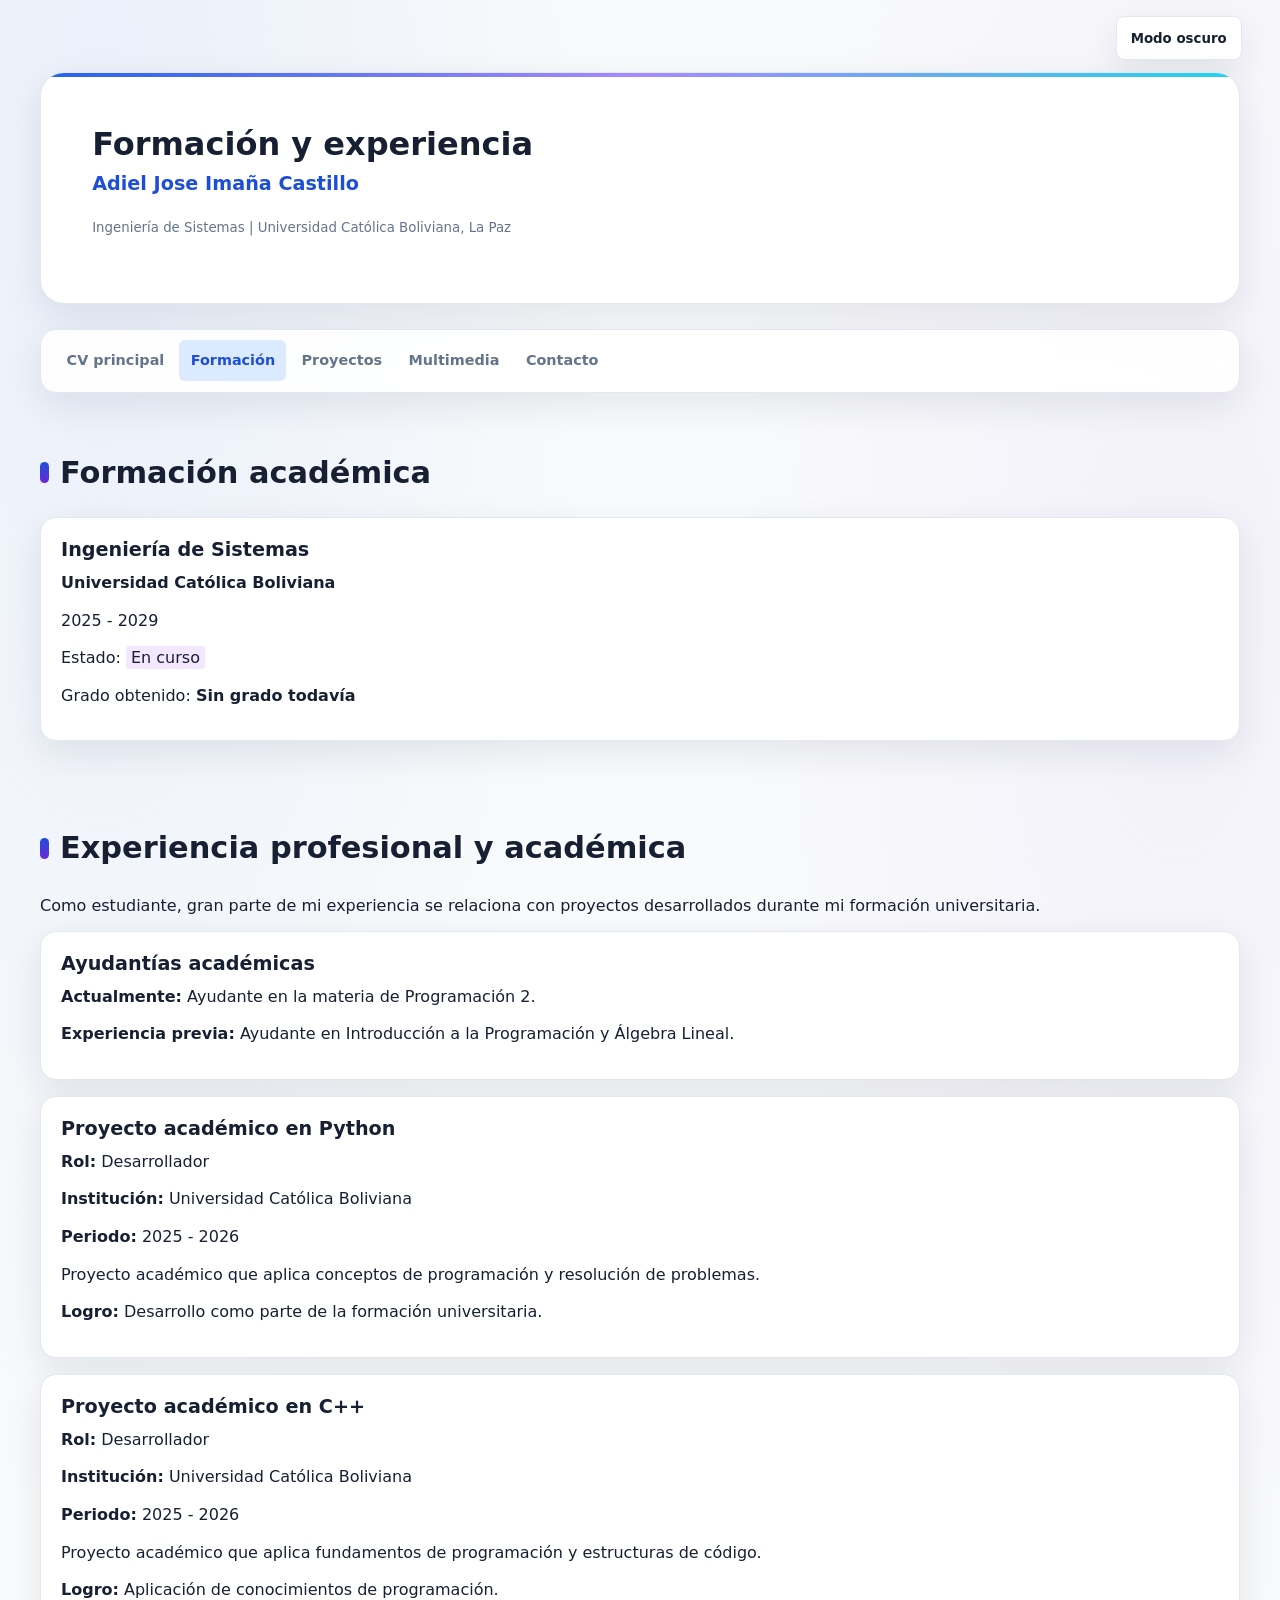
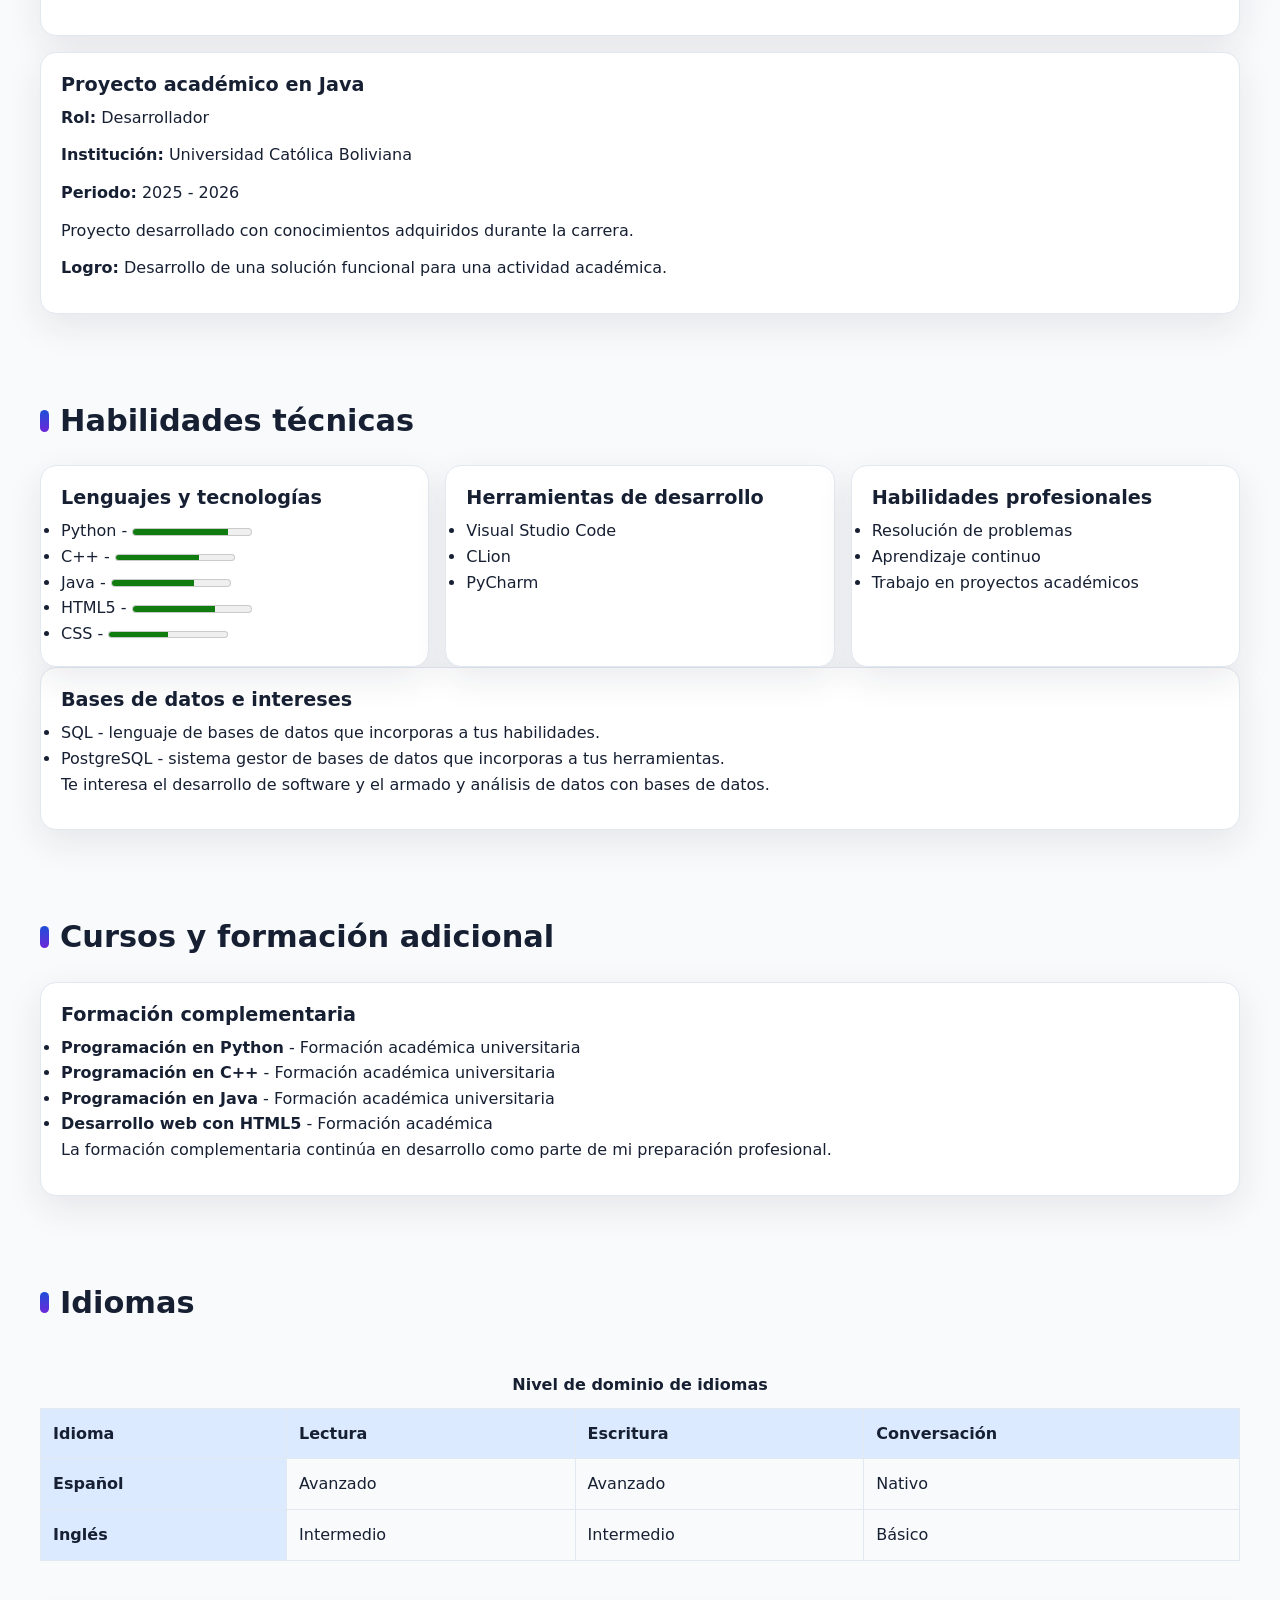
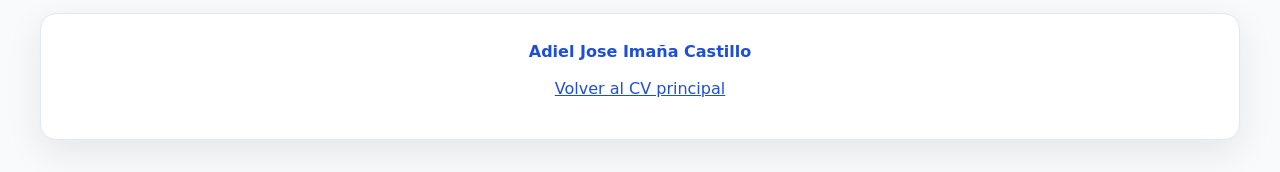
<file: formacion.html>
<!DOCTYPE html>
<html lang="es">
<head>
    <meta charset="UTF-8">
    <meta name="viewport" content="width=device-width, initial-scale=1.0">
    <meta name="description" content="Formación académica, experiencia y habilidades de Adiel Jose Imaña Castillo.">
    <title>Formación | Adiel Jose Imaña Castillo</title>
    <link rel="stylesheet" href="./css/styles.css">
    <link rel="stylesheet" href="./css/paleta-viva.css">
    <link rel="stylesheet" href="./css/componentes-vivos.css">
    <link rel="stylesheet" href="./css/movimiento.css">
</head>
<body>
    <div class="contenedor-pagina">
        <!-- Enlace de salto para llegar al contenido principal sin recorrer el menú. -->
        <a href="#main-content" class="saltar-contenido">Saltar al contenido principal</a>
        <button id="btn-modo" class="boton-modo" type="button" aria-label="Activar modo oscuro" aria-pressed="false">
            <span id="texto-modo">Modo oscuro</span>
        </button>

        <!-- Encabezado común con el título específico de esta vista. -->
        <header id="inicio">
            <h1>Formación y experiencia</h1>
            <p class="subtitulo">Adiel Jose Imaña Castillo</p>
            <p><small>Ingeniería de Sistemas | Universidad Católica Boliviana, La Paz</small></p>
        </header>

        <!-- Los enlaces son rutas relativas para funcionar también en GitHub Pages. -->
        <nav aria-label="Navegación principal">
            <h2 class="sr-only">Menú</h2>
            <button id="btn-menu" class="boton-menu" type="button" aria-controls="menu-principal" aria-expanded="false" aria-label="Abrir menú de navegación">
                <span aria-hidden="true">☰</span>
            </button>
            <ul id="menu-principal">
                <li><a href="./index.html">CV principal</a></li>
                <li><a href="./formacion.html" aria-current="page">Formación</a></li>
                <li><a href="./proyectos.html">Proyectos</a></li>
                <li><a href="./multimedia.html">Multimedia</a></li>
                <li><a href="./contacto.html">Contacto</a></li>
            </ul>
        </nav>

        <main id="main-content">
            <section id="formacion" aria-labelledby="titulo-formacion">
                <h2 id="titulo-formacion">Formación académica</h2>
                <article>
                    <h3>Ingeniería de Sistemas</h3>
                    <p><strong>Universidad Católica Boliviana</strong></p>
                    <p><time datetime="2025">2025</time> - <time datetime="2029">2029</time></p>
                    <p>Estado: <mark>En curso</mark></p>
                    <p>Grado obtenido: <strong>Sin grado todavía</strong></p>
                </article>
            </section>

            <section id="experiencia" aria-labelledby="titulo-experiencia">
                <h2 id="titulo-experiencia">Experiencia profesional y académica</h2>
                <p>Como estudiante, gran parte de mi experiencia se relaciona con proyectos desarrollados durante mi formación universitaria.</p>
                <article>
                    <h3>Ayudantías académicas</h3>
                    <p><strong>Actualmente:</strong> Ayudante en la materia de Programación 2.</p>
                    <p><strong>Experiencia previa:</strong> Ayudante en Introducción a la Programación y Álgebra Lineal.</p>
                </article>
                <article>
                    <h3>Proyecto académico en Python</h3>
                    <p><strong>Rol:</strong> Desarrollador</p>
                    <p><strong>Institución:</strong> Universidad Católica Boliviana</p>
                    <p><strong>Periodo:</strong> <time datetime="2025">2025</time> - <time datetime="2026">2026</time></p>
                    <p>Proyecto académico que aplica conceptos de programación y resolución de problemas.</p>
                    <p><strong>Logro:</strong> Desarrollo como parte de la formación universitaria.</p>
                </article>
                <article>
                    <h3>Proyecto académico en C++</h3>
                    <p><strong>Rol:</strong> Desarrollador</p>
                    <p><strong>Institución:</strong> Universidad Católica Boliviana</p>
                    <p><strong>Periodo:</strong> <time datetime="2025">2025</time> - <time datetime="2026">2026</time></p>
                    <p>Proyecto académico que aplica fundamentos de programación y estructuras de código.</p>
                    <p><strong>Logro:</strong> Aplicación de conocimientos de programación.</p>
                </article>
                <article>
                    <h3>Proyecto académico en Java</h3>
                    <p><strong>Rol:</strong> Desarrollador</p>
                    <p><strong>Institución:</strong> Universidad Católica Boliviana</p>
                    <p><strong>Periodo:</strong> <time datetime="2025">2025</time> - <time datetime="2026">2026</time></p>
                    <p>Proyecto desarrollado con conocimientos adquiridos durante la carrera.</p>
                    <p><strong>Logro:</strong> Desarrollo de una solución funcional para una actividad académica.</p>
                </article>
            </section>

            <section id="habilidades" aria-labelledby="titulo-habilidades">
                <h2 id="titulo-habilidades">Habilidades técnicas</h2>
                <div class="habilidades-grid">
                    <article>
                        <h3>Lenguajes y tecnologías</h3>
                        <ul>
                            <li>Python - <meter min="0" max="10" value="8">8 de 10</meter></li>
                            <li>C++ - <meter min="0" max="10" value="7">7 de 10</meter></li>
                            <li>Java - <meter min="0" max="10" value="7">7 de 10</meter></li>
                            <li>HTML5 - <meter min="0" max="10" value="7">7 de 10</meter></li>
                            <li>CSS - <meter min="0" max="10" value="5">5 de 10</meter></li>
                        </ul>
                    </article>
                    <article>
                        <h3>Herramientas de desarrollo</h3>
                        <ul><li>Visual Studio Code</li><li>CLion</li><li>PyCharm</li></ul>
                    </article>
                    <article>
                        <h3>Habilidades profesionales</h3>
                        <ul><li>Resolución de problemas</li><li>Aprendizaje continuo</li><li>Trabajo en proyectos académicos</li></ul>
                    </article>
                </div>
                <article>
                    <h3>Bases de datos e intereses</h3>
                    <ul>
                        <li>SQL - lenguaje de bases de datos que incorporas a tus habilidades.</li>
                        <li>PostgreSQL - sistema gestor de bases de datos que incorporas a tus herramientas.</li>
                    </ul>
                    <p>Te interesa el desarrollo de software y el armado y análisis de datos con bases de datos.</p>
                </article>
            </section>

            <section id="cursos" aria-labelledby="titulo-cursos">
                <h2 id="titulo-cursos">Cursos y formación adicional</h2>
                <article>
                    <h3>Formación complementaria</h3>
                    <ul>
                        <li><strong>Programación en Python</strong> - Formación académica universitaria</li>
                        <li><strong>Programación en C++</strong> - Formación académica universitaria</li>
                        <li><strong>Programación en Java</strong> - Formación académica universitaria</li>
                        <li><strong>Desarrollo web con HTML5</strong> - Formación académica</li>
                    </ul>
                    <p>La formación complementaria continúa en desarrollo como parte de mi preparación profesional.</p>
                </article>
            </section>

            <section id="idiomas" aria-labelledby="titulo-idiomas">
                <h2 id="titulo-idiomas">Idiomas</h2>
                <div class="tabla-responsive">
                    <table>
                        <caption>Nivel de dominio de idiomas</caption>
                        <thead><tr><th scope="col">Idioma</th><th scope="col">Lectura</th><th scope="col">Escritura</th><th scope="col">Conversación</th></tr></thead>
                        <tbody>
                            <tr><th scope="row">Español</th><td>Avanzado</td><td>Avanzado</td><td>Nativo</td></tr>
                            <tr><th scope="row">Inglés</th><td>Intermedio</td><td>Intermedio</td><td>Básico</td></tr>
                        </tbody>
                    </table>
                </div>
            </section>
        </main>

        <footer>
            <p><strong>Adiel Jose Imaña Castillo</strong></p>
            <p><a href="./index.html#inicio">Volver al CV principal</a></p>
        </footer>
    </div>
    <script src="./js/theme.js"></script>
    <script src="./js/navigation.js"></script>
    <script src="./js/flashcards.js"></script>
    <script src="./js/filters.js"></script>
    <script src="./js/animations.js"></script>
    <script src="./js/contact.js"></script>
    <script src="./js/api.js"></script>
    <script src="./js/main.js"></script>
</body>
</html>
</file>
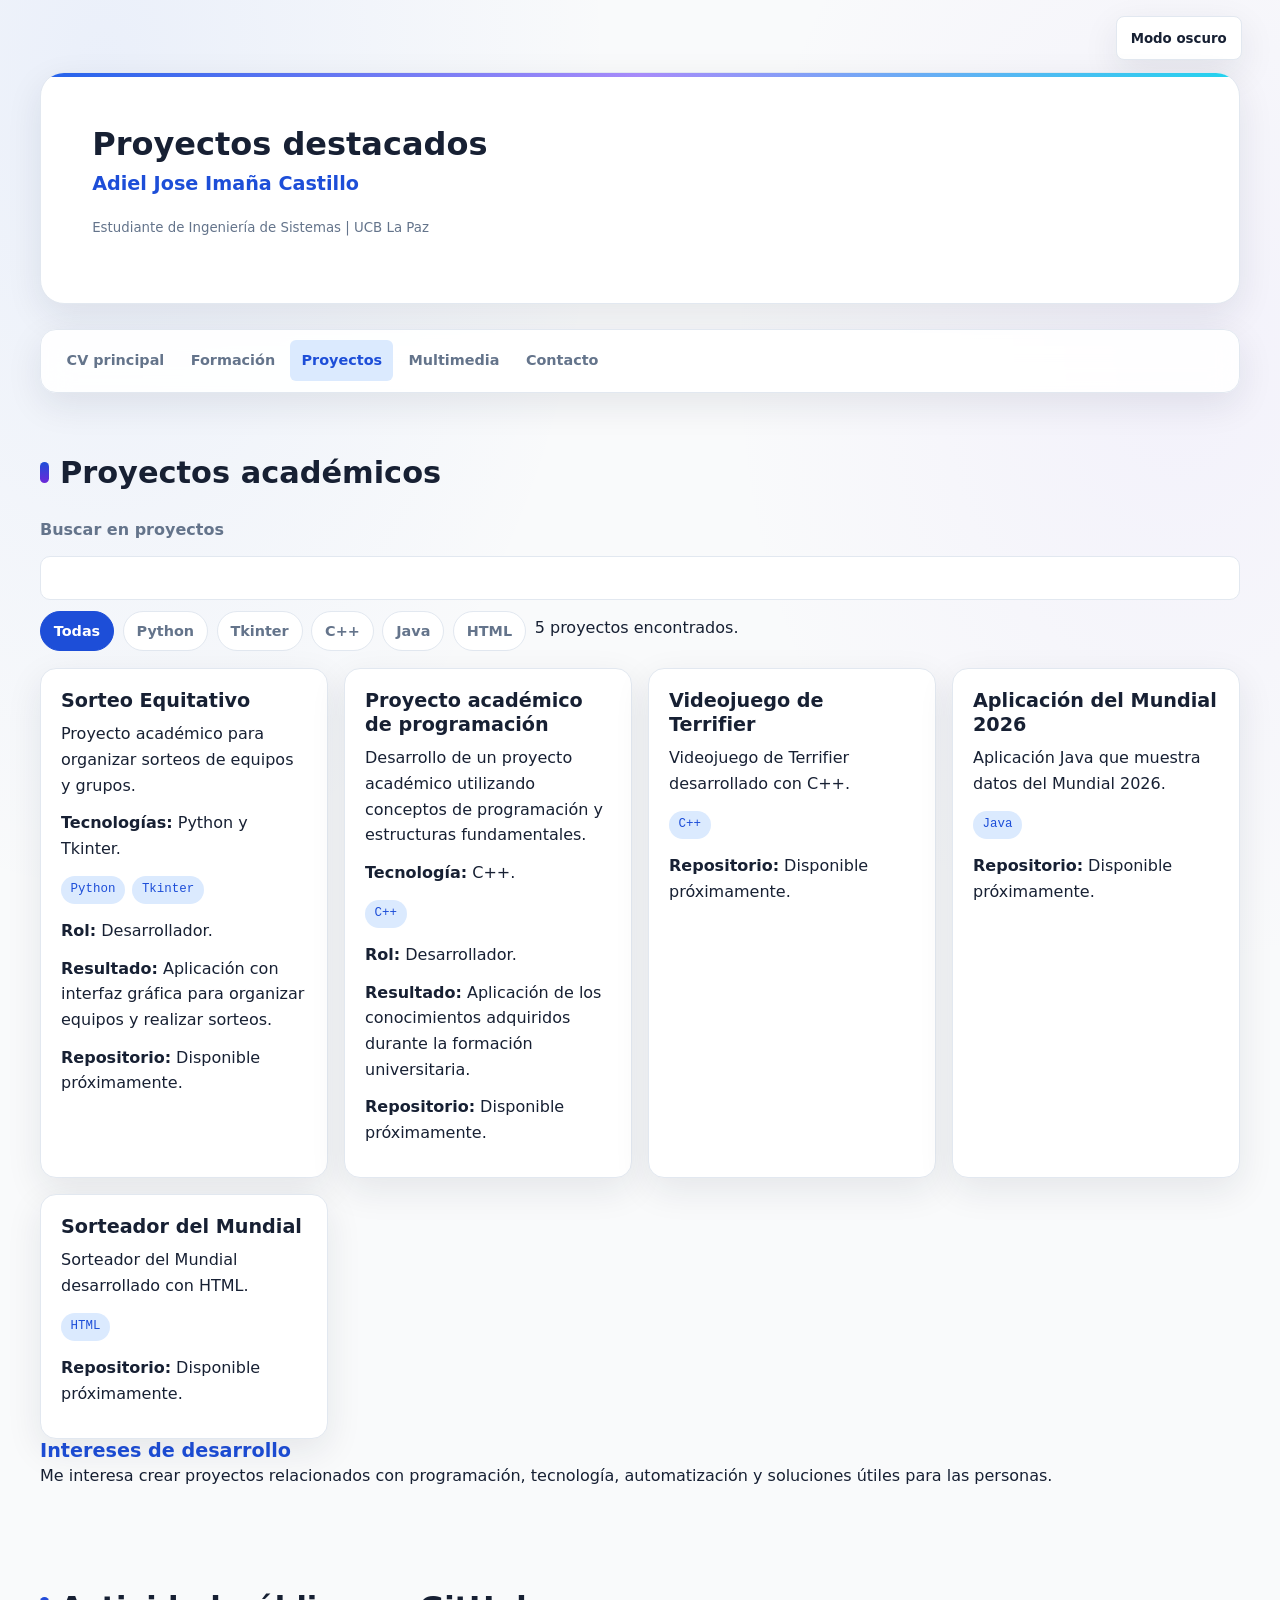
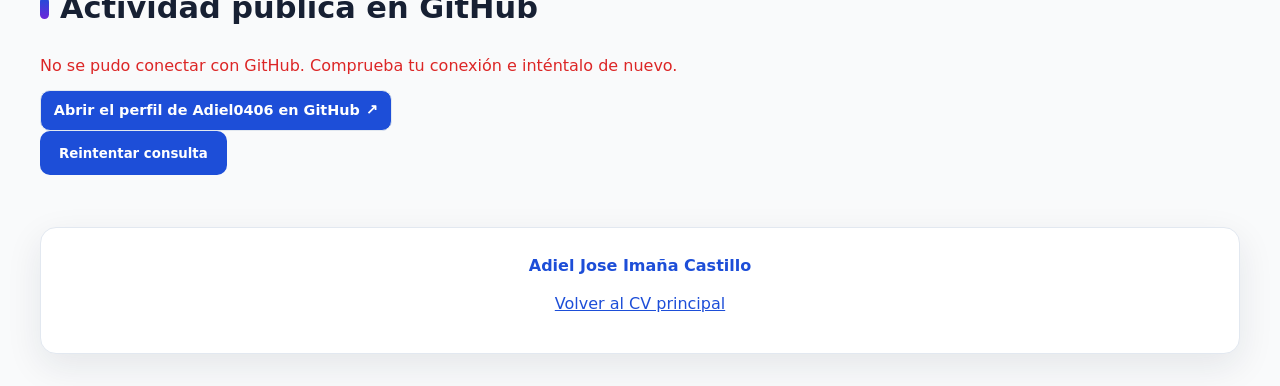
<file: proyectos.html>
<!DOCTYPE html>
<html lang="es">
<head>
    <meta charset="UTF-8">
    <meta name="viewport" content="width=device-width, initial-scale=1.0">
    <meta name="description" content="Proyectos académicos y actividad pública de Adiel Jose Imaña Castillo.">
    <title>Proyectos | Adiel Jose Imaña Castillo</title>
    <link rel="stylesheet" href="./css/styles.css">
    <link rel="stylesheet" href="./css/paleta-viva.css">
    <link rel="stylesheet" href="./css/componentes-vivos.css">
    <link rel="stylesheet" href="./css/movimiento.css">
</head>
<body>
    <div class="contenedor-pagina">
        <!-- Permite saltar la navegación al usar teclado o tecnología de asistencia. -->
        <a href="#main-content" class="saltar-contenido">Saltar al contenido principal</a>
        <button id="btn-modo" class="boton-modo" type="button" aria-label="Activar modo oscuro" aria-pressed="false">
            <span id="texto-modo">Modo oscuro</span>
        </button>

        <!-- Identifica al propietario de la página y el área que se está consultando. -->
        <header id="inicio">
            <h1>Proyectos destacados</h1>
            <p class="subtitulo">Adiel Jose Imaña Castillo</p>
            <p><small>Estudiante de Ingeniería de Sistemas | UCB La Paz</small></p>
        </header>

        <!-- La misma navegación aparece en todas las páginas del portafolio. -->
        <nav aria-label="Navegación principal">
            <h2 class="sr-only">Menú</h2>
            <button id="btn-menu" class="boton-menu" type="button" aria-controls="menu-principal" aria-expanded="false" aria-label="Abrir menú de navegación">
                <span aria-hidden="true">☰</span>
            </button>
            <ul id="menu-principal">
                <li><a href="./index.html">CV principal</a></li>
                <li><a href="./formacion.html">Formación</a></li>
                <li><a href="./proyectos.html" aria-current="page">Proyectos</a></li>
                <li><a href="./multimedia.html">Multimedia</a></li>
                <li><a href="./contacto.html">Contacto</a></li>
            </ul>
        </nav>

        <main id="main-content">
            <!-- El filtro oculta tarjetas que no coinciden, pero conserva su contenido original. -->
            <section id="proyectos" aria-labelledby="titulo-proyectos">
                <h2 id="titulo-proyectos">Proyectos académicos</h2>
                <div class="filtro-proyectos">
                    <label for="buscar-proyectos">Buscar en proyectos</label>
                    <input id="buscar-proyectos" type="search" autocomplete="off" aria-controls="lista-proyectos">
                    <button class="filtro-chip" type="button" data-project-filter="all" aria-pressed="true">Todas</button>
                    <button class="filtro-chip" type="button" data-project-filter="python" aria-pressed="false">Python</button>
                    <button class="filtro-chip" type="button" data-project-filter="tkinter" aria-pressed="false">Tkinter</button>
                    <button class="filtro-chip" type="button" data-project-filter="cpp" aria-pressed="false">C++</button>
                    <button class="filtro-chip" type="button" data-project-filter="java" aria-pressed="false">Java</button>
                    <button class="filtro-chip" type="button" data-project-filter="html" aria-pressed="false">HTML</button>
                    <p id="estado-filtro" role="status" aria-live="polite"></p>
                </div>
                <div id="lista-proyectos" class="proyectos-grid">
                    <article class="project-card" data-project-card data-technologies="python tkinter" data-reveal>
                        <h3>Sorteo Equitativo</h3>
                        <p>Proyecto académico para organizar sorteos de equipos y grupos.</p>
                        <p><strong>Tecnologías:</strong> Python y Tkinter.</p>
                        <div class="project-card__tags" aria-label="Tecnologías"><span>Python</span><span>Tkinter</span></div>
                        <p><strong>Rol:</strong> Desarrollador.</p>
                        <p><strong>Resultado:</strong> Aplicación con interfaz gráfica para organizar equipos y realizar sorteos.</p>
                        <p><strong>Repositorio:</strong> Disponible próximamente.</p>
                    </article>
                    <article class="project-card" data-project-card data-technologies="cpp" data-reveal>
                        <h3>Proyecto académico de programación</h3>
                        <p>Desarrollo de un proyecto académico utilizando conceptos de programación y estructuras fundamentales.</p>
                        <p><strong>Tecnología:</strong> C++.</p>
                        <div class="project-card__tags" aria-label="Tecnologías"><span>C++</span></div>
                        <p><strong>Rol:</strong> Desarrollador.</p>
                        <p><strong>Resultado:</strong> Aplicación de los conocimientos adquiridos durante la formación universitaria.</p>
                        <p><strong>Repositorio:</strong> Disponible próximamente.</p>
                    </article>
                    <article class="project-card" data-project-card data-technologies="cpp" data-reveal>
                        <h3>Videojuego de Terrifier</h3>
                        <p>Videojuego de Terrifier desarrollado con C++.</p>
                        <div class="project-card__tags" aria-label="Tecnologías"><span>C++</span></div>
                        <p><strong>Repositorio:</strong> Disponible próximamente.</p>
                    </article>
                    <article class="project-card" data-project-card data-technologies="java" data-reveal>
                        <h3>Aplicación del Mundial 2026</h3>
                        <p>Aplicación Java que muestra datos del Mundial 2026.</p>
                        <div class="project-card__tags" aria-label="Tecnologías"><span>Java</span></div>
                        <p><strong>Repositorio:</strong> Disponible próximamente.</p>
                    </article>
                    <article class="project-card" data-project-card data-technologies="html" data-reveal>
                        <h3>Sorteador del Mundial</h3>
                        <p>Sorteador del Mundial desarrollado con HTML.</p>
                        <div class="project-card__tags" aria-label="Tecnologías"><span>HTML</span></div>
                        <p><strong>Repositorio:</strong> Disponible próximamente.</p>
                    </article>
                </div>
                <aside>
                    <h3>Intereses de desarrollo</h3>
                    <p>Me interesa crear proyectos relacionados con programación, tecnología, automatización y soluciones útiles para las personas.</p>
                </aside>
            </section>

            <!-- La información se completa con datos recibidos de la API pública, no con ejemplos locales. -->
            <section id="github" aria-labelledby="titulo-github">
                <h2 id="titulo-github">Actividad pública en GitHub</h2>
                <p id="estado-github" role="status" aria-live="polite">Preparando consulta a GitHub...</p>
                <div id="datos-github"></div>
                <button id="reintentar-github" type="button" hidden>Reintentar consulta</button>
            </section>
        </main>

        <footer>
            <p><strong>Adiel Jose Imaña Castillo</strong></p>
            <p><a href="./index.html#inicio">Volver al CV principal</a></p>
        </footer>
    </div>
    <script src="./js/theme.js"></script>
    <script src="./js/navigation.js"></script>
    <script src="./js/flashcards.js"></script>
    <script src="./js/filters.js"></script>
    <script src="./js/animations.js"></script>
    <script src="./js/contact.js"></script>
    <script src="./js/api.js"></script>
    <script src="./js/main.js"></script>
</body>
</html>
</file>
<file: css/styles.css>
/* =========================================
FUENTE Y CONFIGURACIÓN GENERAL
========================================= */

html {
    scroll-behavior: smooth;
    font-family: var(--font-family-base);
}

* {
    box-sizing: border-box;
    margin: 0;
    padding: 0;
}

body {
    line-height: 1.6;
    background-color: var(--fondo);
    color: var(--texto);
    transition: background-color 0.3s ease, color 0.3s ease;
}

p { margin-bottom: 0.75em; }
h1, h2, h3 { line-height: 1.25; }
hr { margin: 1rem 0; border: 0; border-top: 1px solid var(--borde); }

/* =========================================
VARIABLES - MODO CLARO (POR DEFECTO)
========================================= */

:root {
    --primary-color: #0056b3;
    --secondary-color: #17a2b8;
    --bg-color: #ffffff;
    --text-color: #333333;
    --font-family-base: 'Segoe UI', system-ui, sans-serif;
    --spacing-unit: 1rem;
    --fondo: var(--bg-color);
    --superficie: #ffffff;
    --superficie-secundaria: #edf5fb;
    --texto: var(--text-color);
    --texto-secundario: #536273;
    --principal: var(--primary-color);
    --principal-hover: #003f83;
    --borde: #c6d5e3;
    --marcado: #fff0b3;
    --sombra: 0 4px 12px rgba(0, 0, 0, 0.10);
    --error: #d9534f;
    --exito: #5cb85c;
}

/* =========================================
VARIABLES - MODO OSCURO
========================================= */

body.modo-oscuro {
    --fondo: #121212;
    --superficie: #1e1e1e;
    --superficie-secundaria: #292929;
    --texto: #eeeeee;
    --texto-secundario: #bbbbbb;
    --principal: #75b9ff;
    --principal-hover: #a4d0ff;
    --borde: #444444;
    --marcado: #806f22;
    --sombra: 0 4px 15px rgba(0, 0, 0, 0.45);
}

.contenedor-pagina {
    min-height: 100vh;
    background-color: var(--fondo);
    color: var(--texto);
    padding: 12px;
    transition: background-color 0.3s ease, color 0.3s ease;
}

/* =========================================
BOTÓN MODO CLARO / OSCURO
========================================= */

.boton-modo {
    display: block;
    min-height: 44px;
    margin: 0 0 12px auto;
    padding: 10px 14px;
    background-color: var(--principal);
    color: white;
    border: none;
    border-radius: 8px;
    cursor: pointer;
    font-weight: bold;
    box-shadow: var(--sombra);
    transition: transform 0.2s ease, background-color 0.3s ease;
}

.boton-modo:hover {
    transform: scale(1.05);
    background-color: var(--principal-hover);
}

/* =========================================
ENLACE SALTAR CONTENIDO
========================================= */

.saltar-contenido {
    position: absolute;
    left: -9999px;
}

.saltar-contenido:focus {
    position: fixed;
    top: 10px;
    left: 10px;
    z-index: 2000;
    display: inline-block;
    padding: 10px 15px;
    background-color: var(--principal);
    color: white;
    border-radius: 5px;
}

/* =========================================
HEADER
========================================= */

header {
    max-width: 1200px;
    margin: 0 auto 25px;
    background-color: var(--superficie);
    border: 1px solid var(--borde);
    border-radius: 12px;
    padding: 20px;
    box-shadow: var(--sombra);
    transition: background-color 0.3s ease, border-color 0.3s ease;
}

header h1 {
    margin-bottom: 5px;
}

.subtitulo {
    font-size: 1.2rem;
    font-weight: bold;
    color: var(--principal);
}

/* =========================================
IMAGEN DE PERFIL
========================================= */

.foto-perfil {
    margin: 20px 0;
    text-align: center;
}

.foto-perfil img {
    width: 180px;
    height: 180px;
    object-fit: cover;
    border-radius: 50%;
    border: 5px solid var(--principal);
    box-shadow: var(--sombra);
}

.foto-perfil figcaption {
    margin-top: 10px;
    font-weight: bold;
    color: var(--texto-secundario);
}

/* =========================================
NAVEGACIÓN (FLEXBOX)
========================================= */

nav {
    max-width: 1200px;
    margin: 0 auto 25px;
    background-color: var(--superficie-secundaria);
    border: 1px solid var(--borde);
    border-radius: 12px;
    padding: 16px;
    box-shadow: var(--sombra);
}

nav h2 {
    text-align: center;
    margin-top: 0;
}

.boton-menu {
    display: inline-flex;
    align-items: center;
    justify-content: center;
    min-width: 44px;
    min-height: 44px;
    margin: 0 auto 10px;
}

nav ul {
    display: flex;
    flex-direction: column;
    align-items: stretch;
    gap: 10px;
    list-style: none;
}

nav.menu-colapsable > ul:not(.abierto) { display: none; }

nav li {
    flex: 0 1 auto;
}

nav a {
    display: block;
    min-height: 44px;
    padding: 10px 12px;
    text-decoration: none;
    color: var(--principal);
    border-radius: 6px;
    transition: background-color 0.2s ease, color 0.2s ease;
}

nav a:hover,
nav a:focus {
    background-color: var(--principal);
    color: white;
}

/* =========================================
MAIN Y SECCIONES
========================================= */

main {
    max-width: 1200px;
    margin: 0 auto;
}

section,
main > aside {
    background-color: var(--superficie);
    border: 1px solid var(--borde);
    border-radius: 12px;
    padding: 18px;
    margin-bottom: 16px;
    box-shadow: var(--sombra);
    transition: background-color 0.3s ease, border-color 0.3s ease;
}

/* =========================================
ARTÍCULOS
========================================= */

article {
    padding: 15px;
    margin-bottom: 16px;
    background-color: var(--superficie-secundaria);
    border-left: 5px solid var(--principal);
    border-radius: 8px;
}

article:last-child {
    margin-bottom: 0;
}

/* =========================================
ENCABEZADOS
========================================= */

h1, h2, h3 {
    color: var(--principal);
}

h1 { font-size: 1.6rem; }
h2 {
    font-size: 1.35rem;
    border-bottom: 2px solid var(--principal);
    padding-bottom: 8px;
}
h3 { font-size: 1.1rem; }

/* =========================================
TEXTO Y ENLACES
========================================= */

small { color: var(--texto-secundario); }

mark {
    background-color: var(--marcado);
    color: var(--texto);
    padding: 2px 5px;
    border-radius: 3px;
}

strong { font-weight: bold; }

a { color: var(--principal); }
a:hover, a:focus { color: var(--principal-hover); }

/* =========================================
PROYECTOS Y HABILIDADES (CSS GRID)
========================================= */

.proyectos-grid {
    display: grid;
    grid-template-columns: 1fr;
    gap: 20px;
}
.proyectos-grid article { margin-bottom: 0; }

.habilidades-grid {
    display: grid;
    grid-template-columns: 1fr;
    gap: 20px;
}
.habilidades-grid article { margin-bottom: 0; }

.filtro-proyectos { margin: 1rem 0; }
.filtro-proyectos input { display: block; }
#estado-filtro { min-height: 1.6em; margin-top: 0.35rem; }
[hidden] { display: none !important; }

#estado-github[data-state="error"] { color: var(--error); }
.github-perfil, .github-repos { margin-top: 1rem; }
.github-repos { padding-left: 1.25rem; }
.github-repos li { margin-bottom: 0.75rem; }

/* =========================================
METER Y TABLAS
========================================= */

meter {
    width: 120px;
    height: 15px;
}

.tabla-responsive {
    width: 100%;
    overflow-x: auto;
}

table {
    width: 100%;
    border-collapse: collapse;
    margin-top: 15px;
    min-width: 500px;
}

caption {
    font-weight: bold;
    color: var(--principal);
    padding: 10px;
}

th, td {
    border: 1px solid var(--borde);
    padding: 12px;
    text-align: left;
}

th {
    background-color: var(--superficie-secundaria);
    color: var(--principal);
}

/* =========================================
MULTIMEDIA, DETAILS Y PROGRESS
========================================= */

#multimedia figure { margin: 0; }
#multimedia figure img {
    width: 300px;
    max-width: 100%;
    height: auto;
    border-radius: 8px;
    box-shadow: var(--sombra);
}

audio, video { max-width: 100%; }
video { display: block; margin-top: 10px; }

details { margin-top: 10px; }
summary {
    cursor: pointer;
    font-weight: bold;
    color: var(--principal);
}

progress {
    width: 100%;
    max-width: 400px;
    height: 20px;
}

/* =========================================
FORMULARIO Y VALIDACIÓN
========================================= */

fieldset {
    border: 1px solid var(--borde);
    border-radius: 8px;
    padding: 20px;
}

legend {
    color: var(--principal);
    font-weight: bold;
    padding: 0 8px;
}

label {
    display: inline-block;
    margin-bottom: 5px;
}

input, textarea, select {
    font-family: inherit;
    background-color: var(--superficie);
    color: var(--texto);
    border: 1px solid var(--borde);
    border-radius: 5px;
    padding: 9px;
    min-height: 44px;
    max-width: 100%;
    transition: border-color 0.2s ease;
}

input[type="text"],
input[type="email"],
input[type="tel"],
select,
textarea {
    width: 100%;
    max-width: 600px;
}

textarea { resize: vertical; }

input:focus, textarea:focus, select:focus {
    outline: 3px solid var(--principal);
    outline-offset: 2px;
}

/* Estilos para errores de validación JS */
input.campo-error, textarea.campo-error, select.campo-error {
    border-color: var(--error) !important;
    background-color: rgba(217, 83, 79, 0.05);
}

.error-mensaje {
    color: var(--error);
    font-size: 0.85rem;
    display: block;
    margin-top: 4px;
    font-weight: bold;
}

.mensaje-respuesta {
    padding: 12px;
    border-radius: 6px;
    margin-bottom: 15px;
    font-weight: bold;
}

.mensaje-respuesta.exito {
    background-color: rgba(92, 184, 92, 0.2);
    color: var(--exito);
    border: 1px solid var(--exito);
}

.mensaje-respuesta.error {
    background-color: rgba(217, 83, 79, 0.08);
    color: var(--error);
    border: 1px solid var(--error);
}

.mensaje-respuesta.cargando {
    background-color: var(--superficie-secundaria);
    color: var(--principal);
    border: 1px solid var(--borde);
}

.checkbox-aceptacion {
    display: flex;
    align-items: flex-start;
    gap: 8px;
}

.checkbox-aceptacion input { margin-top: 5px; }
.checkbox-aceptacion label { margin: 0; }

.botones-formulario {
    display: flex;
    flex-wrap: wrap;
    gap: 10px;
}

button {
    font-family: inherit;
    border: none;
    border-radius: 7px;
    min-height: 44px;
    padding: 10px 18px;
    background-color: var(--principal);
    color: white;
    cursor: pointer;
    transition: background-color 0.2s ease, transform 0.2s ease;
}

button:hover {
    background-color: var(--principal-hover);
    transform: translateY(-2px);
}

:focus-visible {
    outline: 3px solid var(--secondary-color);
    outline-offset: 3px;
}

/* =========================================
FOOTER
========================================= */

footer {
    max-width: 1200px;
    margin: 0 auto;
    background-color: var(--superficie);
    border: 1px solid var(--borde);
    border-radius: 12px;
    padding: 18px;
    text-align: center;
    box-shadow: var(--sombra);
}

/* =========================================
RESPONSIVE DESIGN (MEDIA QUERIES)
========================================= */

@media (min-width: 768px) and (max-width: 1024px) {
    .contenedor-pagina { padding: 20px; }
    header, section, main > aside, footer { padding: 24px; }
    .proyectos-grid, .habilidades-grid { grid-template-columns: repeat(2, minmax(0, 1fr)); }
    nav ul { text-align: center; }
    .botones-formulario { flex-direction: row; }
}

@media (min-width: 1025px) {
    .contenedor-pagina { padding: 25px; }
    .boton-modo {
        position: fixed;
        top: 20px;
        right: 20px;
        z-index: 1000;
    }
    .boton-menu { display: none; }
    nav ul {
        flex-direction: row;
        flex-wrap: wrap;
        justify-content: center;
        align-items: center;
    }
    nav li { flex: 0 1 auto; }
    .proyectos-grid { grid-template-columns: repeat(2, minmax(0, 1fr)); }
    .habilidades-grid { grid-template-columns: repeat(3, minmax(0, 1fr)); }
    header, section, main > aside, footer { padding: 25px; }
    article { padding: 20px; }
    h1 { font-size: 2rem; }
    h2 { font-size: 1.6rem; }
    h3 { font-size: 1.2rem; }
}
</file>
<file: css/paleta-viva.css>
/* Tokens compartidos: la clase modo-oscuro cambia todas las superficies. */
:root {
    --color-navy: #0B1020;
    --color-night: #111827;
    --color-electric: #2563EB;
    --color-violet: #A78BFA;
    --color-cyan: #22D3EE;
    --color-light: #F9FAFB;
    --color-ink: #172033;
    --color-muted: #64748B;
    --color-border: #E2E8F0;

    --font-family-display: 'Segoe UI', system-ui, sans-serif;
    --font-family-mono: ui-monospace, SFMono-Regular, Menlo, monospace;
    --space-1: 0.375rem;
    --space-2: 0.625rem;
    --space-3: 1rem;
    --space-4: 1.5rem;
    --space-5: 2.5rem;
    --space-6: 4rem;
    --radius-sm: 0.625rem;
    --radius-md: 1rem;
    --radius-lg: 1.5rem;
    --radius-pill: 999px;
    --shadow-soft: 0 12px 36px rgba(23, 32, 51, 0.09);
    --shadow-lift: 0 20px 45px rgba(37, 99, 235, 0.16);
    --depth-nav: 20;
    --depth-progress: 30;
    --depth-overlay: 40;
    --transition-fast: 160ms ease;
    --transition-base: 280ms ease;
    --transition-slow: 520ms cubic-bezier(0.2, 0.7, 0.2, 1);

    --cv-background: var(--color-light);
    --cv-surface: #ffffff;
    --cv-surface-raised: #ffffff;
    --cv-text: var(--color-ink);
    --cv-muted: var(--color-muted);
    --cv-border: var(--color-border);
    --cv-accent: #1D4ED8;
    --cv-accent-strong: #1E40AF;
    --cv-accent-soft: #DBEAFE;
    --cv-highlight: #6D28D9;
    --cv-highlight-soft: #F3E8FF;
    --cv-cyan: #0891B2;
    --cv-focus: var(--color-electric);

    /* Alias para que la hoja base y sus formularios mantengan sus selectores. */
    --fondo: var(--cv-background);
    --superficie: var(--cv-surface);
    --superficie-secundaria: var(--cv-surface-raised);
    --texto: var(--cv-text);
    --texto-secundario: var(--cv-muted);
    --principal: var(--cv-accent);
    --principal-hover: var(--cv-accent-strong);
    --secondary-color: var(--color-violet);
    --borde: var(--cv-border);
    --sombra: var(--shadow-soft);
}

body.modo-oscuro {
    color-scheme: dark;
    --cv-background: var(--color-navy);
    --cv-surface: var(--color-night);
    --cv-surface-raised: #182235;
    --cv-text: #F1F5F9;
    --cv-muted: #A7B2C5;
    --cv-border: #26354C;
    --cv-accent: #60A5FA;
    --cv-accent-strong: var(--color-cyan);
    --cv-accent-soft: rgba(37, 99, 235, 0.2);
    --cv-highlight: #C4B5FD;
    --cv-highlight-soft: rgba(167, 139, 250, 0.16);
    --cv-cyan: var(--color-cyan);
    --cv-focus: var(--color-cyan);
    --shadow-soft: 0 16px 42px rgba(0, 0, 0, 0.24);
    --shadow-lift: 0 20px 48px rgba(34, 211, 238, 0.12);
}

html { color-scheme: light; }

body {
    background-color: var(--cv-background);
    background-image:
        radial-gradient(ellipse at 8% 4%, rgba(37, 99, 235, 0.07), transparent 32rem),
        radial-gradient(ellipse at 92% 18%, rgba(167, 139, 250, 0.08), transparent 28rem);
    color: var(--cv-text);
    font-family: var(--font-family-display);
    transition: background-color var(--transition-base), color var(--transition-base);
}

body.modo-oscuro {
    background-image:
        radial-gradient(ellipse at 8% 4%, rgba(37, 99, 235, 0.18), transparent 32rem),
        radial-gradient(ellipse at 92% 18%, rgba(167, 139, 250, 0.12), transparent 28rem);
}

.contenedor-pagina {
    max-width: 1480px;
    margin-inline: auto;
    background-color: transparent;
}
</file>
<file: css/componentes-vivos.css>
/* Componentes expresivos construidos sobre el HTML existente. */
.contenedor-pagina {
    max-width: 1320px;
    padding: 1rem clamp(1rem, 3vw, 2.5rem) 2rem;
}

.boton-modo {
    position: static;
    z-index: auto;
    width: fit-content;
    min-width: 44px;
    margin: 0 0 0.75rem auto;
    background: var(--cv-surface-raised);
    color: var(--cv-text);
    border: 1px solid var(--cv-border);
    box-shadow: var(--shadow-soft);
}

header {
    position: relative;
    isolation: isolate;
    overflow: hidden;
    max-width: 1200px;
    padding: clamp(1.5rem, 4vw, 3.5rem);
    background: var(--cv-surface);
    color: var(--cv-text);
    border: 1px solid var(--cv-border);
    border-radius: var(--radius-lg);
    box-shadow: var(--shadow-soft);
}

header::before {
    position: absolute;
    inset: 0 0 auto;
    z-index: -1;
    height: 4px;
    background: linear-gradient(90deg, var(--color-electric), var(--color-violet), var(--color-cyan));
    content: "";
}

header h1,
header h2,
header address,
header .subtitulo {
    color: var(--cv-text);
}

header .subtitulo {
    color: var(--cv-accent);
}

.hero {
    display: grid;
    grid-template-columns: minmax(0, 1.25fr) minmax(220px, 0.75fr);
    align-items: center;
    gap: clamp(1.5rem, 5vw, 4rem);
    min-height: 390px;
}

.hero__copy { max-width: 700px; }
.hero__eyebrow {
    display: inline-flex;
    align-items: center;
    gap: 0.55rem;
    color: var(--cv-muted);
    font-family: var(--font-family-mono);
    font-size: 0.85rem;
    letter-spacing: 0.04em;
}

.hero__eyebrow::before {
    width: 0.55rem;
    height: 0.55rem;
    border-radius: 50%;
    background: var(--cv-cyan);
    box-shadow: 0 0 16px color-mix(in srgb, var(--cv-cyan), transparent 20%);
    content: "";
}

.hero h1 {
    margin: 0.65rem 0 0.3rem;
    color: var(--cv-text);
    font-size: clamp(2.25rem, 5vw, 4.25rem);
    line-height: 1.04;
}

.hero__role {
    margin: 0 0 1rem;
    color: var(--cv-highlight);
    font-size: clamp(1.2rem, 2.5vw, 1.65rem);
    font-weight: 700;
    animation: hero-reveal 700ms ease both;
    animation-delay: 120ms;
}

.hero__summary {
    max-width: 58ch;
    color: var(--cv-muted);
    font-size: 1.05rem;
}

.hero__contact {
    display: flex;
    flex-wrap: wrap;
    align-items: center;
    gap: 0.5rem 1rem;
    margin-top: 1.25rem;
    color: var(--cv-muted);
    font-size: 0.9rem;
    font-style: normal;
}

.hero__contact a {
    color: var(--cv-muted);
    text-decoration-color: color-mix(in srgb, var(--cv-accent), transparent 55%);
    text-underline-offset: 3px;
}

.hero__contact a:hover { color: var(--cv-accent); }

.hero__actions {
    display: flex;
    flex-wrap: wrap;
    gap: 0.75rem;
    margin-top: 1.5rem;
}

.hero__actions a {
    display: inline-flex;
    align-items: center;
    justify-content: center;
    min-height: 48px;
    padding: 0.7rem 1.1rem;
    border: 1px solid transparent;
    border-radius: var(--radius-sm);
    font-weight: 700;
    text-decoration: none;
    transition: transform var(--transition-fast), background-color var(--transition-fast), box-shadow var(--transition-fast);
}

.hero__actions a:first-child {
    background: var(--cv-accent);
    color: #fff;
    box-shadow: 0 8px 22px rgba(37, 99, 235, 0.22);
}

.hero__actions a:last-child {
    background: var(--cv-accent-soft);
    border-color: var(--cv-border);
    color: var(--cv-text);
}

.hero__actions a:hover { transform: translateY(-2px); }
.hero__actions a:focus-visible { outline: 3px solid var(--cv-focus); outline-offset: 3px; }

.hero__portrait {
    position: relative;
    justify-self: center;
    width: min(100%, 310px);
    margin: 0;
    padding: 0.65rem;
    border: 1px solid var(--cv-border);
    border-radius: 45% 45% var(--radius-lg) var(--radius-lg);
    background: linear-gradient(145deg, var(--cv-accent-soft), var(--cv-highlight-soft));
    box-shadow: var(--shadow-lift);
}

.hero__portrait::after {
    position: absolute;
    right: -0.8rem;
    bottom: 1.5rem;
    width: 2.5rem;
    height: 2.5rem;
    border: 1px solid var(--cv-cyan);
    border-radius: 0.65rem;
    background: var(--cv-surface);
    content: "{ }";
    display: grid;
    place-items: center;
    color: var(--cv-cyan);
    font-family: var(--font-family-mono);
    font-weight: 700;
}

.hero__portrait img {
    display: block;
    width: 100%;
    aspect-ratio: 1;
    object-fit: cover;
    border-radius: 42% 42% calc(var(--radius-lg) - 0.35rem) calc(var(--radius-lg) - 0.35rem);
}

.hero__portrait figcaption {
    margin-top: 0.65rem;
    color: var(--cv-muted);
    font-size: 0.9rem;
    text-align: center;
}

.foto-perfil img {
    border-color: var(--cv-accent);
    box-shadow: 0 0 0 7px var(--cv-accent-soft), var(--shadow-soft);
}

nav {
    position: relative;
    z-index: var(--depth-nav);
    display: grid;
    grid-template-columns: auto 1fr;
    align-items: center;
    gap: 0.75rem;
    max-width: 1200px;
    padding: 0.65rem 0.9rem;
    background: color-mix(in srgb, var(--cv-surface) 92%, transparent);
    border: 1px solid var(--cv-border);
    border-radius: var(--radius-md);
    box-shadow: var(--shadow-soft);
    backdrop-filter: blur(14px);
}

nav h2 { display: none; }

nav ul {
    flex-direction: row;
    flex-wrap: wrap;
    justify-content: flex-end;
    align-items: center;
    gap: 0.25rem;
}

nav a {
    min-height: 40px;
    padding: 0.55rem 0.7rem;
    color: var(--cv-muted);
    font-size: 0.9rem;
    font-weight: 600;
    transition: color var(--transition-fast), background-color var(--transition-fast), transform var(--transition-fast);
}

nav a:hover,
nav a:focus-visible,
nav a[aria-current="page"],
nav a[aria-current="location"],
nav a.is-active {
    background: var(--cv-accent-soft);
    color: var(--cv-accent);
}

nav a:hover { transform: translateY(-1px); }
.boton-menu { display: none; }

.nav-more { position: relative; }
.nav-more details { position: relative; margin: 0; }
.nav-more summary {
    display: block;
    min-height: 40px;
    padding: 0.55rem 0.7rem;
    border-radius: var(--radius-sm);
    color: var(--cv-muted);
    cursor: pointer;
    font-size: 0.9rem;
    font-weight: 600;
    list-style: none;
}
.nav-more summary::-webkit-details-marker { display: none; }
.nav-more summary::after { content: "⌄"; margin-left: 0.4rem; color: var(--cv-cyan); }
.nav-more details[open] summary { background: var(--cv-accent-soft); color: var(--cv-accent); }
.nav-more__list {
    position: absolute;
    top: calc(100% + 0.4rem);
    right: 0;
    z-index: var(--depth-overlay);
    display: grid;
    min-width: 220px;
    padding: 0.5rem;
    background: var(--cv-surface);
    border: 1px solid var(--cv-border);
    border-radius: var(--radius-md);
    box-shadow: var(--shadow-lift);
}
.nav-more__list a { width: 100%; }

body.modo-oscuro nav a[aria-current="page"],
body.modo-oscuro nav a[aria-current="location"],
body.modo-oscuro nav a.is-active,
body.modo-oscuro nav a:hover,
body.modo-oscuro nav a:focus-visible,
body.modo-oscuro .flashcard__hint {
    color: var(--cv-cyan);
}

section,
main > aside {
    background: transparent;
    border: 0;
    border-radius: 0;
    padding: clamp(1.25rem, 3vw, 2.25rem) 0;
    box-shadow: none;
}

section > h2,
main > aside > h2 {
    display: flex;
    align-items: center;
    gap: 0.7rem;
    margin-bottom: 1.1rem;
    border-bottom: 0;
    color: var(--cv-text);
    font-size: clamp(1.4rem, 3vw, 1.9rem);
}

section > h2::before,
main > aside > h2::before {
    width: 0.55rem;
    height: 1.35rem;
    border-radius: var(--radius-pill);
    background: linear-gradient(var(--cv-accent), var(--cv-highlight));
    content: "";
}

article {
    background: var(--cv-surface);
    border: 1px solid var(--cv-border);
    border-left: 1px solid var(--cv-border);
    border-radius: var(--radius-md);
    box-shadow: var(--shadow-soft);
}

article h3,
summary,
caption { color: var(--cv-text); }

article h3 { margin-bottom: 0.5rem; }
mark { background: var(--cv-highlight-soft); color: var(--cv-text); }
th { background: var(--cv-accent-soft); color: var(--cv-text); }

.habilidades-grid,
.proyectos-grid {
    grid-template-columns: repeat(auto-fit, minmax(min(100%, 250px), 1fr));
    gap: 1rem;
}

.habilidades-grid article,
.proyectos-grid article { height: 100%; }

.filtro-proyectos,
.filtro-habilidades {
    display: flex;
    flex-wrap: wrap;
    align-items: center;
    gap: 0.55rem;
    margin: 1rem 0;
}

.filtro-proyectos label,
.filtro-habilidades .filtro-label {
    flex-basis: 100%;
    color: var(--cv-muted);
    font-weight: 700;
}

.filtro-proyectos input { flex: 1 1 100%; }

.filtro-chip {
    min-height: 40px;
    padding: 0.45rem 0.8rem;
    background: var(--cv-surface);
    border: 1px solid var(--cv-border);
    border-radius: var(--radius-pill);
    color: var(--cv-muted);
    box-shadow: none;
    font-size: 0.9rem;
}

.filtro-chip[aria-pressed="true"] {
    background: var(--cv-accent);
    border-color: var(--cv-accent);
    color: #fff;
}

.flashcard-grid {
    display: grid;
    grid-template-columns: repeat(auto-fit, minmax(min(100%, 220px), 1fr));
    gap: 1rem;
    perspective: 1100px;
}

.flashcard {
    width: 100%;
    min-height: 255px;
    padding: 0;
    overflow: visible;
    background: transparent;
    border: 0;
    box-shadow: none;
    color: var(--cv-text);
    text-align: left;
    perspective: 1100px;
}

.flashcard:hover,
.flashcard:focus-visible {
    background: transparent;
    box-shadow: none;
    color: var(--cv-text);
    transform: none;
}
.flashcard[hidden],
.project-card[hidden] { display: none !important; }

.flashcard__inner {
    position: relative;
    display: block;
    width: 100%;
    min-height: 255px;
    transform-style: preserve-3d;
    transition: transform var(--transition-slow);
}

.flashcard.is-flipped .flashcard__inner { transform: rotateY(180deg); }

.flashcard__face {
    position: absolute;
    inset: 0;
    display: flex;
    flex-direction: column;
    justify-content: space-between;
    min-height: 255px;
    padding: 1.2rem;
    backface-visibility: hidden;
    background: var(--cv-surface);
    border: 1px solid var(--cv-border);
    border-radius: var(--radius-md);
    box-shadow: var(--shadow-soft);
    color: var(--cv-text);
}

.flashcard__front {
    background: linear-gradient(150deg, var(--cv-surface), var(--cv-accent-soft));
}

.flashcard__back {
    transform: rotateY(180deg);
    background: linear-gradient(150deg, var(--cv-surface), var(--cv-highlight-soft));
}

.flashcard__icon {
    display: grid;
    place-items: center;
    width: 2.6rem;
    height: 2.6rem;
    border-radius: var(--radius-sm);
    background: var(--cv-accent-soft);
    color: var(--cv-accent);
    font-family: var(--font-family-mono);
    font-weight: 800;
}

.flashcard__title { color: var(--cv-text); font-size: 1.25rem; font-weight: 800; }
.flashcard__category { color: var(--cv-muted); font-size: 0.85rem; }
.flashcard__hint { color: var(--cv-accent); font-size: 0.85rem; font-weight: 700; }
.flashcard meter { width: 100%; }

body.modo-oscuro .flashcard__hint { color: var(--cv-cyan); }

.project-card__tags {
    display: flex;
    flex-wrap: wrap;
    gap: 0.45rem;
    margin: 0.9rem 0;
}

.project-card__tags span {
    padding: 0.25rem 0.6rem;
    background: var(--cv-accent-soft);
    border-radius: var(--radius-pill);
    color: var(--cv-accent);
    font-family: var(--font-family-mono);
    font-size: 0.78rem;
}

.github-perfil {
    display: flex;
    flex-wrap: wrap;
    align-items: center;
    gap: 0.75rem 1rem;
    margin-top: 1rem;
}

.github-perfil h3 { margin: 0; }
.github-repos { display: grid; gap: 0.65rem; margin-top: 1rem; padding: 0; list-style: none; }
.github-repos li { display: flex; flex-wrap: wrap; align-items: center; gap: 0.45rem; padding: 0; color: var(--cv-muted); }

.github-link {
    display: inline-flex;
    align-items: center;
    gap: 0.4rem;
    min-height: 40px;
    padding: 0.5rem 0.8rem;
    background: var(--cv-accent-soft);
    border: 1px solid var(--cv-border);
    border-radius: var(--radius-sm);
    color: var(--cv-accent);
    font-size: 0.9rem;
    font-weight: 700;
    text-decoration: none;
    transition: transform var(--transition-fast), background-color var(--transition-fast), color var(--transition-fast);
}

.github-link::after { content: "↗"; font-family: var(--font-family-mono); }
.github-link:hover { transform: translateY(-2px); background: var(--cv-accent); color: #fff; }
.github-link--profile { background: var(--cv-accent); color: #fff; }
body.modo-oscuro .github-link--profile { color: var(--color-navy); }
body.modo-oscuro .github-link:hover { color: var(--color-navy); }
#estado-github[data-state="loading"]::before {
    display: inline-block;
    width: 0.8rem;
    height: 0.8rem;
    margin-inline-end: 0.6rem;
    border: 2px solid var(--cv-border);
    border-top-color: var(--cv-accent);
    border-radius: 50%;
    animation: spin 700ms linear infinite;
    content: "";
    vertical-align: -0.1rem;
}

#estado-github[data-state="error"] { color: #DC2626; }
body.modo-oscuro #estado-github[data-state="error"] { color: #FDA4AF; }

input, textarea, select, fieldset {
    border-color: var(--cv-border);
    border-radius: var(--radius-sm);
}

input:focus-visible,
textarea:focus-visible,
select:focus-visible,
button:focus-visible,
a:focus-visible {
    outline-color: var(--cv-focus);
}

button {
    background: var(--cv-accent);
    border: 1px solid transparent;
    border-radius: var(--radius-sm);
    box-shadow: none;
    color: #fff;
    font-weight: 700;
}

button:hover { background: var(--cv-accent-strong); color: #fff; }
button:disabled { cursor: wait; opacity: 0.7; transform: none; }

body.modo-oscuro button:not(.boton-modo),
body.modo-oscuro .hero__actions a:first-child,
body.modo-oscuro .filtro-chip[aria-pressed="true"] {
    color: var(--color-navy);
}

body.modo-oscuro .boton-modo { color: var(--cv-text); }
body.modo-oscuro button:hover { color: var(--color-navy); }

.mensaje-respuesta {
    animation: status-in var(--transition-base) both;
}

.mensaje-respuesta.exito {
    background: color-mix(in srgb, #16A34A 12%, var(--cv-surface));
    border-color: #16A34A;
    color: #15803D;
}

body.modo-oscuro .mensaje-respuesta.exito { color: #86EFAC; }
.mensaje-respuesta.error { background: color-mix(in srgb, #DC2626 10%, var(--cv-surface)); }

footer {
    background: var(--cv-surface);
    border: 1px solid var(--cv-border);
    border-radius: var(--radius-md);
    box-shadow: var(--shadow-soft);
    color: var(--cv-muted);
}

footer a,
footer strong { color: var(--cv-accent); }

.sr-only {
    position: absolute;
    width: 1px;
    height: 1px;
    padding: 0;
    margin: -1px;
    overflow: hidden;
    clip: rect(0, 0, 0, 0);
    white-space: nowrap;
    border: 0;
}

@keyframes hero-reveal {
    from { opacity: 0; transform: translateY(10px); }
    to { opacity: 1; transform: translateY(0); }
}

@keyframes spin { to { transform: rotate(360deg); } }

@keyframes status-in {
    from { opacity: 0; transform: translateY(5px); }
    to { opacity: 1; transform: translateY(0); }
}

@media (max-width: 767px) {
    .hero { grid-template-columns: 1fr; gap: 1.35rem; min-height: 0; }
    .hero__copy { order: 1; }
    .hero__portrait { order: 0; width: min(56vw, 220px); }
    .hero h1 { font-size: clamp(2.1rem, 11vw, 3.1rem); }
    nav { grid-template-columns: 1fr; }
    .boton-menu { display: inline-flex; justify-self: center; margin: 0; }
    nav ul { flex-direction: column; align-items: stretch; text-align: center; }
    .nav-more__list { position: static; min-width: 0; box-shadow: none; text-align: center; }
    nav.menu-colapsable > ul:not(.abierto) { display: none; }
    nav.menu-colapsable ul.abierto { display: flex; }
    .flashcard, .flashcard__inner, .flashcard__face { min-height: 230px; }
    .hero__actions a { flex: 1 1 10rem; }
}

@media (min-width: 768px) and (max-width: 1024px) {
    .hero { gap: 2rem; }
    nav { grid-template-columns: 1fr; }
    .boton-menu { display: inline-flex; justify-self: center; margin: 0; }
    nav ul { justify-content: center; }
    .nav-more__list { position: static; min-width: 0; box-shadow: none; }
}

@media (prefers-reduced-motion: reduce) {
    .flashcard__inner { transition: none; }
    #estado-github[data-state="loading"]::before { animation: none; }
}
</file>
<file: css/movimiento.css>
/* Animaciones de entrada activadas solo cuando el módulo observa el elemento. */
.reveal-ready:not(.is-visible) {
    opacity: 0;
    transform: translateY(14px);
}

.reveal-ready.is-visible {
    opacity: 1;
    transform: translateY(0);
    transition: opacity 520ms ease, transform 520ms cubic-bezier(0.2, 0.7, 0.2, 1);
}

.hero__role {
    clip-path: inset(0 100% 0 0);
    animation: texto-aparece 680ms steps(28, end) 150ms forwards;
}

.flashcard__inner,
.flashcard__face,
article,
nav a,
button {
    transition-timing-function: var(--transition-fast);
}

article:hover {
    transform: translateY(-3px);
    box-shadow: var(--shadow-lift);
}

.scroll-progress {
    position: fixed;
    inset: 0 auto auto 0;
    z-index: var(--depth-progress);
    width: 100%;
    height: 3px;
    transform: scaleX(0);
    transform-origin: left;
    background: linear-gradient(90deg, var(--color-electric), var(--color-violet), var(--color-cyan));
    pointer-events: none;
}

@keyframes texto-aparece {
    to { clip-path: inset(0 0 0 0); }
}

@media (prefers-reduced-motion: reduce) {
    html { scroll-behavior: auto; }
    .reveal-ready:not(.is-visible) { opacity: 1; transform: none; }
    .hero__role { clip-path: none; animation: none; }
    .flashcard__inner,
    article,
    nav a,
    button { transition: none !important; }
    .scroll-progress { display: none; }
}
</file>
